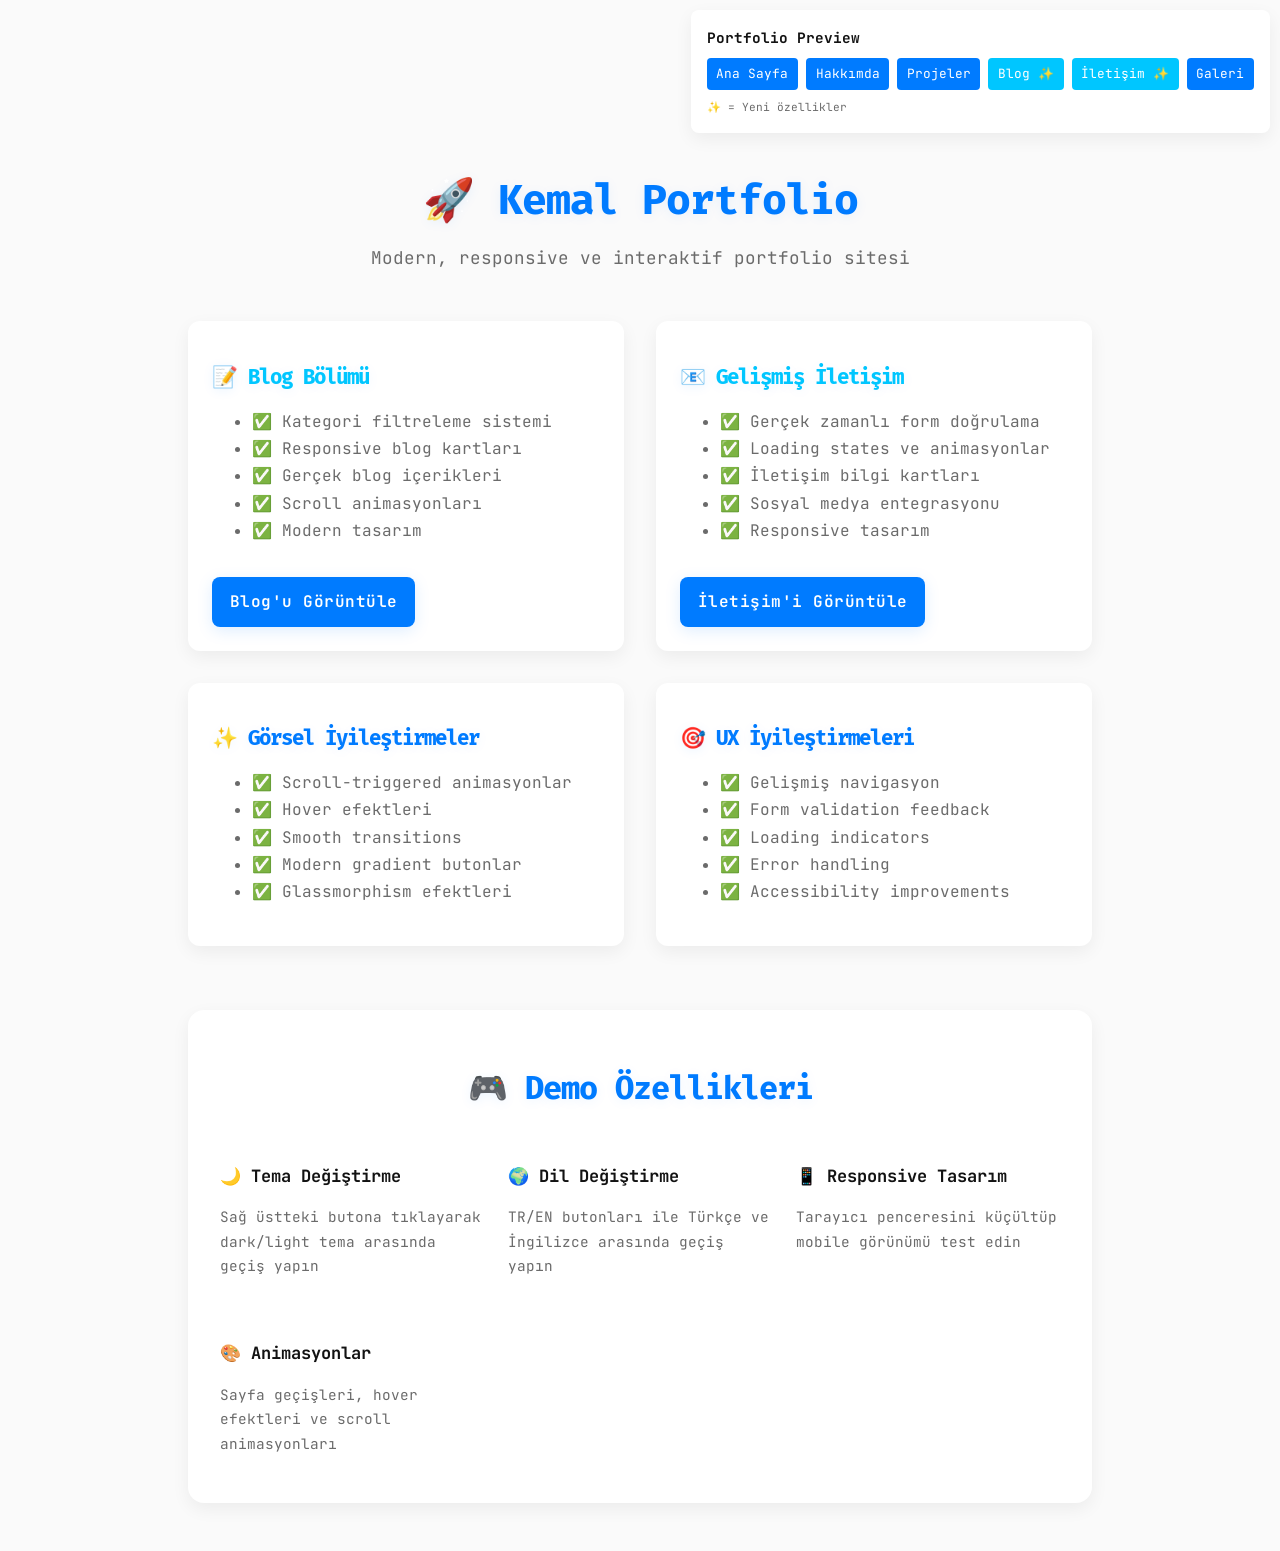
<file: App.portfolio.html>
<!doctype html>
<html lang="tr" data-theme="light">
<head>
  <meta charset="utf-8" />
  <meta name="viewport" content="width=device-width,initial-scale=1" />
  <title>Kemal Portfolio - Preview</title>
  <link rel="preconnect" href="https://fonts.googleapis.com">
  <link rel="preconnect" href="https://fonts.gstatic.com" crossorigin>
  <link href="https://fonts.googleapis.com/css2?family=Fira+Mono:wght@400;700&family=Fira+Code:wght@400;700&family=JetBrains+Mono:wght@400;700&display=swap" rel="stylesheet">
  <link rel="stylesheet" href="style.css">
</head>
<body>
  <!-- Preview Navigation -->
  <div style="position: fixed; top: 10px; right: 10px; z-index: 10000; background: var(--card); padding: 1rem; border-radius: 8px; box-shadow: var(--shadow);">
    <h4 style="margin: 0 0 0.5rem 0; font-size: 0.9rem;">Portfolio Preview</h4>
    <div style="display: flex; gap: 0.5rem; flex-wrap: wrap;">
      <a href="index.html" style="padding: 0.3rem 0.6rem; background: var(--accent); color: white; text-decoration: none; border-radius: 4px; font-size: 0.8rem;">Ana Sayfa</a>
      <a href="about.html" style="padding: 0.3rem 0.6rem; background: var(--accent); color: white; text-decoration: none; border-radius: 4px; font-size: 0.8rem;">Hakkımda</a>
      <a href="projects.html" style="padding: 0.3rem 0.6rem; background: var(--accent); color: white; text-decoration: none; border-radius: 4px; font-size: 0.8rem;">Projeler</a>
      <a href="blog.html" style="padding: 0.3rem 0.6rem; background: var(--accent2); color: white; text-decoration: none; border-radius: 4px; font-size: 0.8rem;">Blog ✨</a>
      <a href="contact.html" style="padding: 0.3rem 0.6rem; background: var(--accent2); color: white; text-decoration: none; border-radius: 4px; font-size: 0.8rem;">İletişim ✨</a>
      <a href="gallery.html" style="padding: 0.3rem 0.6rem; background: var(--accent); color: white; text-decoration: none; border-radius: 4px; font-size: 0.8rem;">Galeri</a>
    </div>
    <div style="margin-top: 0.5rem; font-size: 0.7rem; color: var(--muted);">✨ = Yeni özellikler</div>
  </div>

  <!-- Main Content Preview -->
  <div style="padding-top: 100px;">
    <div class="container" style="text-align: center; margin-bottom: 3rem;">
      <h1 style="color: var(--accent); margin-bottom: 1rem;">🚀 Kemal Portfolio</h1>
      <p style="color: var(--muted); font-size: 1.1rem; margin-bottom: 2rem;">Modern, responsive ve interaktif portfolio sitesi</p>
      
      <div style="display: grid; grid-template-columns: repeat(auto-fit, minmax(300px, 1fr)); gap: 2rem; margin-top: 3rem;">
        
        <!-- Blog Preview -->
        <div class="card" style="text-align: left;">
          <div style="padding: 1.5rem;">
            <h3 style="color: var(--accent2); margin-bottom: 1rem;">📝 Blog Bölümü</h3>
            <ul style="color: var(--muted); line-height: 1.6;">
              <li>✅ Kategori filtreleme sistemi</li>
              <li>✅ Responsive blog kartları</li>
              <li>✅ Gerçek blog içerikleri</li>
              <li>✅ Scroll animasyonları</li>
              <li>✅ Modern tasarım</li>
            </ul>
            <a href="blog.html" class="btn" style="margin-top: 1rem; display: inline-block;">Blog'u Görüntüle</a>
          </div>
        </div>

        <!-- Enhanced Contact -->
        <div class="card" style="text-align: left;">
          <div style="padding: 1.5rem;">
            <h3 style="color: var(--accent2); margin-bottom: 1rem;">📧 Gelişmiş İletişim</h3>
            <ul style="color: var(--muted); line-height: 1.6;">
              <li>✅ Gerçek zamanlı form doğrulama</li>
              <li>✅ Loading states ve animasyonlar</li>
              <li>✅ İletişim bilgi kartları</li>
              <li>✅ Sosyal medya entegrasyonu</li>
              <li>✅ Responsive tasarım</li>
            </ul>
            <a href="contact.html" class="btn" style="margin-top: 1rem; display: inline-block;">İletişim'i Görüntüle</a>
          </div>
        </div>

        <!-- Visual Improvements -->
        <div class="card" style="text-align: left;">
          <div style="padding: 1.5rem;">
            <h3 style="color: var(--accent); margin-bottom: 1rem;">✨ Görsel İyileştirmeler</h3>
            <ul style="color: var(--muted); line-height: 1.6;">
              <li>✅ Scroll-triggered animasyonlar</li>
              <li>✅ Hover efektleri</li>
              <li>✅ Smooth transitions</li>
              <li>✅ Modern gradient butonlar</li>
              <li>✅ Glassmorphism efektleri</li>
            </ul>
          </div>
        </div>

        <!-- UX Improvements -->
        <div class="card" style="text-align: left;">
          <div style="padding: 1.5rem;">
            <h3 style="color: var(--accent); margin-bottom: 1rem;">🎯 UX İyileştirmeleri</h3>
            <ul style="color: var(--muted); line-height: 1.6;">
              <li>✅ Gelişmiş navigasyon</li>
              <li>✅ Form validation feedback</li>
              <li>✅ Loading indicators</li>
              <li>✅ Error handling</li>
              <li>✅ Accessibility improvements</li>
            </ul>
          </div>
        </div>

      </div>

      <!-- Demo Features -->
      <div style="margin-top: 4rem; padding: 2rem; background: var(--card); border-radius: 16px; box-shadow: var(--shadow);">
        <h2 style="color: var(--accent); margin-bottom: 2rem;">🎮 Demo Özellikleri</h2>
        <div style="display: grid; grid-template-columns: repeat(auto-fit, minmax(250px, 1fr)); gap: 1.5rem;">
          
          <div style="text-align: left;">
            <h4 style="color: var(--text); margin-bottom: 0.5rem;">🌙 Tema Değiştirme</h4>
            <p style="color: var(--muted); font-size: 0.9rem;">Sağ üstteki butona tıklayarak dark/light tema arasında geçiş yapın</p>
          </div>
          
          <div style="text-align: left;">
            <h4 style="color: var(--text); margin-bottom: 0.5rem;">🌍 Dil Değiştirme</h4>
            <p style="color: var(--muted); font-size: 0.9rem;">TR/EN butonları ile Türkçe ve İngilizce arasında geçiş yapın</p>
          </div>
          
          <div style="text-align: left;">
            <h4 style="color: var(--text); margin-bottom: 0.5rem;">📱 Responsive Tasarım</h4>
            <p style="color: var(--muted); font-size: 0.9rem;">Tarayıcı penceresini küçültüp mobile görünümü test edin</p>
          </div>
          
          <div style="text-align: left;">
            <h4 style="color: var(--text); margin-bottom: 0.5rem;">🎨 Animasyonlar</h4>
            <p style="color: var(--muted); font-size: 0.9rem;">Sayfa geçişleri, hover efektleri ve scroll animasyonları</p>
          </div>

        </div>
      </div>

    </div>
  </div>

  <script src="script.js"></script>
</body>
</html>
</file>
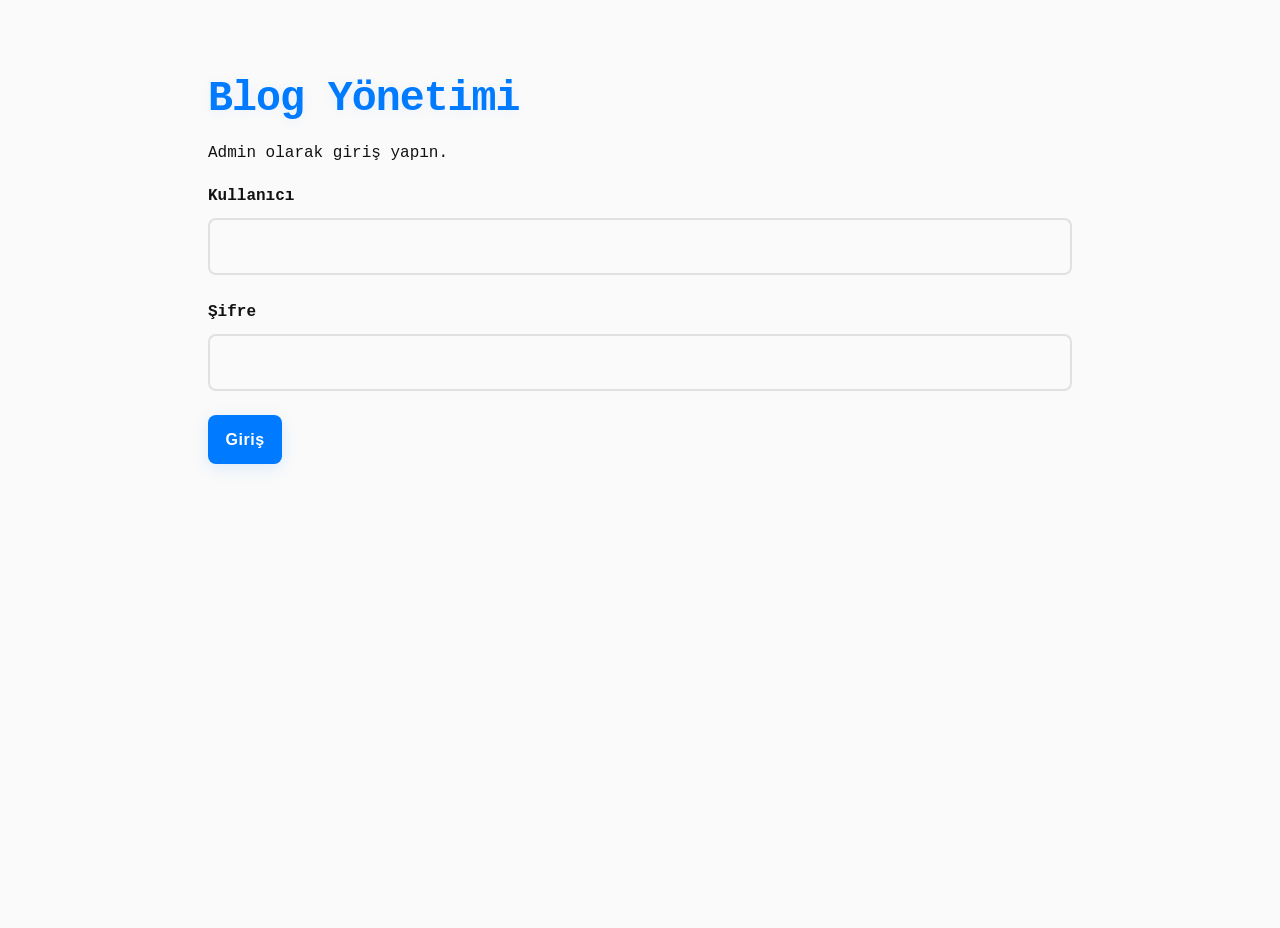
<file: blog-management.html>
<!doctype html>
<html lang="tr" data-theme="light">
<head>
	<meta charset="utf-8" />
	<meta name="viewport" content="width=device-width,initial-scale=1" />
	<title>Blog Yönetimi</title>
	<link rel="stylesheet" href="style.css">
	<style>
		.admin-wrap{max-width:900px;margin:28px auto;padding:18px}
		.manage-row{display:flex;justify-content:space-between;align-items:center;padding:8px 0;border-bottom:1px solid #eee}
		.manage-actions button{margin-left:8px}
		.form-grid{display:grid;grid-template-columns:1fr 1fr;gap:8px}
	</style>
</head>
<body>
	<div class="admin-wrap">
		<h1>Blog Yönetimi</h1>
		<div id="login-box">
			<p>Admin olarak giriş yapın.</p>
			<div class="form-group"><label>Kullanıcı</label><input id="admin-user" /></div>
			<div class="form-group"><label>Şifre</label><input id="admin-pass" type="password" /></div>
			<button id="admin-login" class="btn">Giriş</button>
		</div>

		<div id="admin-panel" style="display:none">
			<div style="display:flex;gap:8px;align-items:center;margin-bottom:8px">
				<button id="admin-logout" class="btn danger">Çıkış</button>
				<button id="export-posts" class="btn">Export Posts</button>
			</div>
			<h2>Yeni Yazı Ekle</h2>
			<div>
				<div class="form-grid">
					<input id="new-title-tr" placeholder="Başlık (TR)" />
					<input id="new-title-en" placeholder="Title (EN)" />
					<input id="new-summary-tr" placeholder="Özet (TR)" />
					<input id="new-summary-en" placeholder="Summary (EN)" />
					<select id="new-category"><option value="development">Geliştirme</option><option value="tutorial">Eğitim</option><option value="experience">Deneyim</option></select>
					<input id="new-image" placeholder="Resim yolu (isteğe bağlı)" />
				</div>
				<textarea id="new-content-tr" placeholder="İçerik (TR)" rows="6"></textarea>
				<textarea id="new-content-en" placeholder="Content (EN)" rows="6"></textarea>
				<div style="margin-top:8px"><button id="add-post" class="btn">Ekle</button></div>
			</div>

			<h2>Yazılar</h2>
			<div id="posts-list"></div>
		</div>
	</div>

	<script src="script.js"></script>
	<script src="blogData.js"></script>
	<script src="blog-management.js"></script>
</body>
</html>
</file>
<file: style.css>
:root{
  --bg:#FAFAFA;
  --text:#121212;
  --muted:#6b6b6b;
  --accent:#007BFF;
  --accent2:#00c6ff;
  --card:#ffffff;
  --shadow: 0 6px 18px rgba(17,17,17,0.06);
}

[data-theme="dark"]{
  --bg:#121212;
  --text:#E0E0E0;
  --muted:#9a9a9a;
  --accent:#3390FF;
  --card:#1b1b1b;
  --shadow: 0 6px 18px rgba(0,0,0,0.6);
}

*{box-sizing:border-box}
html,body{height:100%}
body{
  margin:0;padding:0;
  font-family: 'JetBrains Mono', 'Fira Code', 'Fira Mono', 'Menlo', 'Consolas', monospace;
  background:var(--bg);color:var(--text);
  font-size: 17px;
  line-height: 1.7;
  -webkit-font-smoothing:antialiased;
  -moz-osx-font-smoothing:grayscale;
}
.container{max-width:1000px;margin:0 auto;padding:3rem;}

/* Smooth theme transitions for variables and common visual properties */
:root, [data-theme] {
  transition: background-color 360ms ease, color 360ms ease, border-color 360ms ease, box-shadow 360ms ease, fill 360ms ease, stroke 360ms ease;
}

/* Header: glassmorphism + spaced nav */
.site-header{
  background: rgba(255,255,255,0.66);
  backdrop-filter: blur(6px) saturate(120%);
  border-radius: 0 0 14px 14px;
  padding: 0.6rem 0;
}
[data-theme='dark'] .site-header{
  background: rgba(24,22,42,0.6);
}
.header-inner{gap:1rem}
.nav{display:flex;gap:1.2rem;align-items:center}
.nav a{position:relative;padding:0.4rem 0.2rem;color:var(--muted);}
.nav a::after{content:'';position:absolute;left:0;right:0;bottom:-6px;height:3px;background:linear-gradient(90deg,var(--accent),var(--accent2));opacity:0;transform:translateY(6px);transition:all 220ms ease;border-radius:6px}
.nav a:hover::after, .nav a.active::after{opacity:1;transform:translateY(0)}

/* Mobile slide panel for nav and backdrop (polished) */
.nav-panel{
  position:fixed;
  top:0;
  right:0;
  bottom:0;
  width:320px;
  max-width:85vw;
  background: linear-gradient(180deg, var(--card), rgba(255,255,255,0.02));
  box-shadow: -12px 0 30px rgba(0,0,0,0.45);
  transition: transform 260ms cubic-bezier(.2,.9,.2,1);
  z-index:1400;
  padding:22px 16px;
  display:flex;
  flex-direction:column;
  gap:12px;
  transform:translateX(110%);
  .menu-toggle-close{background:linear-gradient(180deg, rgba(0,0,0,0.02), rgba(255,255,255,0.01));border:1px solid rgba(0,0,0,0.06);padding:0.7rem 0.9rem;border-radius:10px;cursor:pointer;color:var(--text);font-weight:700;align-self:stretch;text-align:center}
  border-left: 1px solid rgba(0,0,0,0.04);
}
.nav-panel.open{transform:translateX(0)}
.nav-backdrop{position:fixed;inset:0;background:linear-gradient(rgba(0,0,0,0.45),rgba(0,0,0,0.65));opacity:0;pointer-events:none;transition:opacity 220ms ease;z-index:1300;backdrop-filter:blur(6px)}
.nav-backdrop.open{opacity:1;pointer-events:auto}

/* mobile-panel link styles */
  .blog-grid {
    display: grid;
    grid-template-columns: repeat(auto-fit, minmax(260px, 1fr));
    gap: 1rem 1.2rem;
    margin-bottom: 2.6rem;
    align-items: start;
  }
.nav-panel .mobile-nav{display:flex;flex-direction:column;gap:10px}
.nav-panel .mobile-nav a{color:var(--text);text-decoration:none;padding:0.85rem 0.6rem;border-radius:8px;font-weight:700}
.nav-panel .mobile-nav a:hover{background:rgba(0,0,0,0.04);transform:translateX(4px);transition:transform 160ms ease, background 140ms ease}
.nav-panel .mobile-nav a.active{background:rgba(0,0,0,0.06)}


@media (max-width:820px){
  .nav{display:none}
  .menu-toggle{display:block}
}
  .blog-card {
    background: linear-gradient(180deg, var(--card), rgba(0,0,0,0.02));
    border-radius: 14px;
    overflow: hidden;
    box-shadow: 0 12px 30px rgba(2,6,23,0.25);
    transition: transform 260ms ease, box-shadow 260ms ease, opacity 200ms ease;
    opacity: 1;
    transform: translateY(0);
    border: 1px solid rgba(0,0,0,0.04);
  }

/* theme switching helper - subtle fade for items that don't use CSS variables
   We add transitions for many visual properties so the switch doesn't feel abrupt */
.theme-switching, .theme-switching * {
  transition: background-color 380ms ease, color 380ms ease, border-color 380ms ease, box-shadow 380ms ease, filter 380ms ease, fill 380ms ease, stroke 380ms ease;
}
  .modal{position:fixed;inset:0;display:none;align-items:center;justify-content:center;background:linear-gradient(rgba(0,0,0,0.45), rgba(0,0,0,0.65));z-index:1000}
  .modal[aria-hidden="false"]{display:flex}
  .modal-inner{position:relative;max-width:92%;max-height:92%;padding:18px;border-radius:12px;background:var(--card);box-shadow:0 18px 60px rgba(2,8,30,0.45);border:1px solid rgba(0,0,0,0.06)}
  .modal img{max-width:100%;max-height:78vh;border-radius:8px}
  .modal-close{position:absolute;right:-10px;top:-10px;background:var(--card);border-radius:50%;border:none;padding:0.4rem;cursor:pointer;box-shadow:0 6px 18px rgba(0,0,0,0.12)}

  /* Utilities */
  .muted{color:var(--muted)}
  .small{font-size:0.92rem}

.menu-toggle-close{background:transparent;border:1px solid var(--muted);padding:0.6rem 0.9rem;border-radius:8px;cursor:pointer}

/* Modern başlıklar */
h1, h2, h3 {
  font-family: 'Fira Mono', 'JetBrains Mono', 'Fira Code', 'Menlo', 'Consolas', monospace;
  font-weight: 800;
  letter-spacing: -1px;
  color: var(--accent);
  text-shadow: 0 2px 12px rgba(0,123,255,0.08);
  line-height: 1.2;
}
h1 { font-size: 2.6rem; margin-bottom: 0.7rem; }
h2 { font-size: 2rem; margin-bottom: 0.5rem; }
h3 { font-size: 1.3rem; margin-bottom: 0.4rem; }

p, li, label, input, textarea, .btn, small {
  font-size: 1rem;
  line-height: 1.7;
}
small {
  font-size: 0.93rem;
  opacity: 0.85;
}

/* Butonlara degrade ve gölge */
.btn {
  background: linear-gradient(90deg, var(--accent) 60%, #00c6ff 100%);
  box-shadow: 0 4px 16px rgba(0,123,255,0.13);
  border: none;
  font-weight: 600;
  letter-spacing: 0.5px;
  transition: transform 0.15s, box-shadow 0.15s, background 0.3s;
}
.btn:hover {
  transform: translateY(-2px) scale(1.04);
  box-shadow: 0 8px 24px rgba(0,123,255,0.18);
  background: linear-gradient(90deg, #00c6ff 0%, var(--accent) 100%);
}

/* Kartlara hover animasyonu */
.card {
  transition: transform 0.18s, box-shadow 0.18s;
}
.card:hover {
  transform: translateY(-6px) scale(1.03) rotate(-1deg);
  box-shadow: 0 12px 32px rgba(0,123,255,0.13);
  border: 1.5px solid var(--accent);
}

/* Menüye blur ve yarı saydamlık */
.site-header {
  background: rgba(255,255,255,0.75);
  box-shadow: 0 2px 12px rgba(0,0,0,0.04);
  border-bottom: 1px solid #eaeaea;
}
[data-theme="dark"] .site-header {
  background: rgba(18,18,18,0.85);
  border-bottom: 1px solid #232323;
}

/* Responsive menü animasyonu */
@media (max-width:820px){
  .nav {
    transition: max-height 0.4s cubic-bezier(.4,0,.2,1);
    max-height: 0;
    overflow: hidden;
    background: rgba(255,255,255,0.97);
    border-radius: 0 0 12px 12px;
    box-shadow: 0 8px 32px rgba(0,0,0,0.08);
    margin-top: 0.5rem;
    position: absolute;
    left: 0; right: 0;
    z-index: 99;
  }
  [data-theme="dark"] .nav {
    background: rgba(18,18,18,0.97);
  }
  .nav.open {
    display: flex;
    flex-direction: column;
    max-height: 400px;
    padding-bottom: 1rem;
    position:relative;z-index:60;
  }
  .menu-toggle {
    display: block;
    z-index: 100;
  }
}

/* Footer sosyal ikonlar */
.footer-socials {
  display: flex;
  justify-content: center;
  gap: 1.2rem;
  margin-top: 1.2rem;
}
.footer-socials a {
  color: var(--muted);
  font-size: 1.5rem;
  transition: color 0.2s;
}
.footer-socials a:hover {
  color: var(--accent);
}

.site-header{backdrop-filter: blur(6px);position:sticky;top:0;background:transparent;padding:0.6rem 0;z-index:40}
.header-inner{display:flex;align-items:center;justify-content:space-between}
.logo{font-weight:700;text-decoration:none;color:var(--text);font-size:1.1rem}
.nav{display:flex;gap:1rem}
.nav a{text-decoration:none;color:var(--muted);padding:0.4rem 0;border-bottom:2px solid transparent}
.nav a:hover, .nav a.active{color:var(--accent);border-color:transparent}
.controls{display:flex;align-items:center;gap:0.5rem}
.lang-btn{background:transparent;border:1px solid transparent;padding:0.3rem 0.5rem;border-radius:4px;cursor:pointer}
.theme-toggle{background:transparent;border:none;cursor:pointer;font-size:1.1rem}
.menu-toggle{display:none}

/* language switch styles */
.lang-switch{display:flex;gap:0.4rem;align-items:center}
.lang-switch .lang-btn{border:1px solid rgba(0,0,0,0.06);background:transparent;padding:0.35rem 0.55rem;border-radius:6px;font-weight:700;color:var(--text)}
.lang-switch .lang-btn[aria-pressed="true"]{background:linear-gradient(90deg,var(--accent),var(--accent2));color:var(--card);border-color:transparent}
/* Ensure language buttons remain readable in dark theme and have a clear focus state */
[data-theme="dark"] .lang-switch .lang-btn{border-color:rgba(255,255,255,0.06);color:var(--text)}
.lang-switch .lang-btn:focus{outline:3px solid rgba(0,123,255,0.12);outline-offset:3px;border-color:transparent}

.hero{padding:6rem 0 8rem}
.hero h1{font-size:2.4rem;margin:0 0 1rem}
.btn{display:inline-block;padding:0.7rem 1.1rem;border-radius:8px;background:var(--accent);color:white;text-decoration:none}

/* Neon heading + animated blob decoration */
.hero{position:relative;overflow:visible}
.hero-blob{position:absolute;right:-8%;top:-12%;width:420px;height:420px;border-radius:50%;background:radial-gradient(circle at 30% 30%, rgba(0,198,255,0.18), rgba(0,123,255,0.08) 40%, transparent 60%), linear-gradient(135deg, rgba(127,76,255,0.06), rgba(76,175,255,0.04));filter:blur(28px);transform:translate3d(0,0,0);z-index:0;pointer-events:none}
.neon{position:relative;z-index:2;color:var(--accent);text-shadow:0 2px 18px rgba(0,123,255,0.08), 0 0 24px rgba(0,198,255,0.03);}
.neon::after{content:'';position:absolute;left:-6px;right:-6px;bottom:-8px;height:8px;background:linear-gradient(90deg,var(--accent),var(--accent2));filter:blur(14px);opacity:0.12;z-index:1}
.hero-sub{position:relative;z-index:2;color:var(--muted);max-width:760px}

/* subtle parallax interaction for hero blob */
.hero.hover-enabled .hero-blob{transition:transform 420ms cubic-bezier(.2,.9,.3,1)}

/* Enhanced project card hover: lift + neon edge */
.projects .card{transition:transform 260ms ease, box-shadow 260ms ease, border 260ms ease}
.projects .card:hover{transform:translateY(-10px) scale(1.02);box-shadow:0 22px 60px rgba(0,123,255,0.12);border:1px solid rgba(51,144,255,0.12)}

/* Slight floating animation for cards */
.projects .card{will-change:transform}

/* Terminal / typewriter in hero */
.hero-terminal{position:relative;z-index:2;background:rgba(0,0,0,0.04);border-radius:10px;padding:0.8rem 1rem;margin-top:1.2rem;max-width:780px;color:var(--text);font-family: 'Fira Code', monospace;border:1px solid rgba(0,0,0,0.04)}
.hero-terminal .terminal-bar{display:flex;gap:6px;margin-bottom:8px}
.hero-terminal .dot{width:10px;height:10px;border-radius:50%;display:inline-block}
.hero-terminal .dot.red{background:#ff5f56}
.hero-terminal .dot.yellow{background:#ffbd2e}
.hero-terminal .dot.green{background:#27c93f}
.hero-terminal .terminal-body{margin:0;padding:0;font-size:0.95rem}

/* Tech badges */
.tech-badges{display:flex;flex-wrap:wrap;gap:0.5rem;margin-top:1rem;z-index:2}
.tech-badges .badge{background:linear-gradient(90deg,rgba(255,255,255,0.06),rgba(255,255,255,0.02));padding:0.35rem 0.6rem;border-radius:999px;font-weight:700;border:1px solid rgba(0,0,0,0.04);color:var(--muted);font-size:0.95rem}

.tech-badges .badge{display:inline-flex;align-items:center;gap:8px;padding:6px 10px;border-radius:999px;background:rgba(255,255,255,0.06);backdrop-filter:blur(4px);border:1px solid rgba(255,255,255,0.04);font-weight:600}
.badge-icon{width:18px;height:18px;display:block;fill:currentColor;opacity:0.95}
.badge-label{display:inline-block;white-space:nowrap}

.skills{list-style:none;padding:0;display:flex;flex-wrap:wrap;gap:12px}
.skills li{display:inline-flex;align-items:center;gap:8px;padding:6px 8px;border-radius:8px;background:var(--surface);box-shadow:var(--card-shadow)}
.skill-icon{width:18px;height:18px;display:block;fill:currentColor;opacity:0.95}
.skill-label{font-weight:600}

/* 3D tilt for project cards */
.projects .card{transform-style:preserve-3d}
.projects .card .card-body{transform:translateZ(0)}
.projects .card.tilt{transition:transform 120ms ease-out}


.site-footer{padding:3rem 0;text-align:center;color:var(--muted);}

.projects .grid{display:grid;grid-template-columns:repeat(auto-fit,minmax(260px,1fr));gap:1.4rem}
.card{background:var(--card);border-radius:12px;overflow:hidden;box-shadow:var(--shadow);display:flex;flex-direction:column}
.card img{width:100%;height:160px;object-fit:cover}
.card-body{padding:1rem}
.card-links a{margin-right:0.6rem;color:var(--accent);text-decoration:none}

.photo-grid{display:grid;grid-template-columns:repeat(auto-fit,minmax(220px,1fr));gap:0.8rem}
.photo{width:100%;height:160px;object-fit:cover;cursor:pointer;border-radius:8px}

.skill-bars .skill{margin-bottom:0.8rem}
.bar{background:linear-gradient(90deg,rgba(0,0,0,0.03),rgba(0,0,0,0.01));height:12px;border-radius:999px;overflow:hidden}
.bar-fill{height:100%;background:var(--accent);border-radius:999px}

.contact-form{display:flex;flex-direction:column;gap:0.6rem;max-width:720px}
.contact-form label{display:flex;flex-direction:column;font-size:0.95rem}
.contact-form input,.contact-form textarea{padding:0.6rem;border-radius:8px;border:1px solid #ddd;background:transparent;color:var(--text)}
.form-msg{margin-top:0.6rem;color:var(--muted)}

/* Social buttons on contact page */
.socials{display:flex;gap:0.6rem;margin-top:1rem}
.socials .social-btn{display:inline-flex;align-items:center;gap:0.6rem;padding:0.6rem 0.9rem;border-radius:999px;background:linear-gradient(90deg,var(--accent),var(--accent2));color:var(--card);text-decoration:none;font-weight:700;box-shadow:0 6px 18px rgba(0,123,255,0.12);transition:transform 160ms ease, box-shadow 160ms ease, opacity 160ms ease}
.socials .social-btn svg{flex:0 0 auto;color:inherit}
.socials .social-btn:hover{transform:translateY(-3px);box-shadow:0 12px 26px rgba(0,123,255,0.16)}
.socials .social-btn:active{transform:translateY(-1px)}
[data-theme="dark"] .socials .social-btn{box-shadow:0 6px 18px rgba(0,0,0,0.45)}

/* Modal */
.modal{position:fixed;inset:0;display:none;align-items:center;justify-content:center;background:rgba(0,0,0,0.6);z-index:60}
.modal[aria-hidden="false"]{display:flex}
.modal-inner{position:relative;max-width:90%;max-height:90%}
.modal img{max-width:100%;max-height:80vh;border-radius:8px}
.modal-close{position:absolute;right:-10px;top:-10px;background:var(--card);border-radius:50%;border:none;padding:0.4rem;cursor:pointer}

/* Preloader */
.preloader{position:fixed;inset:0;display:flex;align-items:center;justify-content:center;background:var(--bg);z-index:999}
.spinner{display:flex;gap:8px}
.spinner div{width:10px;height:10px;border-radius:50%;background:var(--accent);animation:blink 1s infinite}
.spinner div:nth-child(2){animation-delay:0.15s}
.spinner div:nth-child(3){animation-delay:0.3s}
@keyframes blink{0%,80%,100%{opacity:0.15;transform:scale(0.9)}40%{opacity:1;transform:scale(1.15)}}

/* Page transition */
main{transition:opacity 350ms ease-in-out}

@media (max-width:820px){
  .nav{display:none}
  .menu-toggle{display:block}
  .container{padding:1.6rem}
}

/* Page transition overlay + progress */
.page-overlay{
  position:fixed;inset:0;display:flex;align-items:center;justify-content:center;pointer-events:none;z-index:9999;opacity:0;transition:opacity 320ms ease;background:linear-gradient(180deg,rgba(0,0,0,0.0),rgba(0,0,0,0.0));
}
.page-overlay[data-active="true"]{opacity:1;pointer-events:auto}
.progress-bar{
  position:fixed;left:0;top:0;height:3px;background:linear-gradient(90deg,var(--accent),var(--accent2));width:0%;transition:width 260ms linear;z-index:10000
}

/* Main content enter/exit animations */
#main-content.page-exit{
  opacity:0;transform:translateY(8px) scale(0.995);filter:blur(0.6px);transition:opacity 260ms ease, transform 260ms ease, filter 260ms ease;
}
#main-content.page-enter{
  opacity:0;transform:translateY(10px);filter:blur(1px);transition:opacity 320ms cubic-bezier(.2,.9,.3,1), transform 320ms cubic-bezier(.2,.9,.3,1), filter 320ms ease;
}
#main-content.page-enter.show{
  opacity:1;transform:translateY(0);filter:blur(0);
}

/* Theme-aware overlay tint */
body[data-theme='light'] .page-overlay{background:linear-gradient(180deg,rgba(127,76,255,0.02),rgba(76,175,255,0.02));}
body[data-theme='dark'] .page-overlay{background:linear-gradient(180deg,rgba(127,76,255,0.06),rgba(76,175,255,0.04));}

/* Blog Styles */
.blog-header {
  text-align: center;
  margin-bottom: 3rem;
}

.blog-header h2 {
  margin-bottom: 1rem;
}

.blog-header p {
  color: var(--muted);
  font-size: 1.1rem;
  max-width: 600px;
  margin: 0 auto;
}

.blog-filters {
  display: flex;
  justify-content: center;
  gap: 1rem;
  margin-bottom: 3rem;
  flex-wrap: wrap;
}

.filter-btn {
  background: transparent;
  border: 2px solid var(--accent);
  color: var(--accent);
  padding: 0.5rem 1.2rem;
  border-radius: 25px;
  cursor: pointer;
  font-weight: 600;
  transition: all 0.3s ease;
  font-size: 0.9rem;
}

.filter-btn:hover, .filter-btn.active {
  background: var(--accent);
  color: var(--card);
  transform: translateY(-2px);
  box-shadow: 0 4px 12px rgba(0,123,255,0.3);
}

.blog-grid {
  display: grid;
  grid-template-columns: repeat(auto-fit, minmax(280px, 1fr));
  gap: 2rem;
  margin-bottom: 3rem;
}

.blog-card {
  background: var(--card);
  border-radius: 16px;
  overflow: hidden;
  box-shadow: var(--shadow);
  transition: all 0.3s ease;
  opacity: 1;
  transform: translateY(0);
}

.blog-card:hover {
  transform: translateY(-8px) scale(1.02);
  box-shadow: 0 20px 40px rgba(0,123,255,0.15);
}

.blog-card.hidden {
  opacity: 0;
  transform: translateY(20px);
  pointer-events: none;
}

/* Align blog-data generated markup (.card-media / .card-body) with blog styles */
.blog-card .card-media{
  height: 220px;
  overflow: hidden;
  background: linear-gradient(180deg, rgba(0,0,0,0.02), rgba(0,0,0,0.01));
}
.blog-card .card-media img{width:100%;height:100%;object-fit:cover;display:block;transition:transform 0.35s ease}
.blog-card:hover .card-media img{transform:scale(1.04)}
.blog-card .card-body{padding:1.4rem 1.4rem 1.8rem}
.blog-card .card-title{margin:0 0 0.6rem;color:var(--text);font-size:1.15rem}
.blog-card .card-excerpt{color:var(--muted);margin:0 0 1rem;line-height:1.6}
.blog-card .card-actions{display:flex;justify-content:flex-end}
.blog-card .card-actions .btn{padding:0.48rem 0.9rem;border-radius:8px;font-size:0.92rem}

/* Modal for post content: make inner panel more readable */
.post-modal-inner{
  background: var(--card);
  padding: 1.2rem 1.4rem;
  border-radius: 12px;
  max-width: 900px;
  width: calc(100% - 40px);
  max-height: 90vh;
  overflow:auto;
  box-shadow: 0 20px 60px rgba(0,0,0,0.24);
}
.post-modal-inner .post-content h2{margin-top:0}
.post-modal-inner img{border-radius:8px;margin-bottom:12px}

@media (max-width:600px){
  .blog-grid{grid-template-columns:repeat(auto-fit,minmax(220px,1fr));gap:1rem}
  .blog-card .card-media{height:160px}
  .container{padding:1.4rem}
}

.blog-image {
  position: relative;
  height: 200px;
  overflow: hidden;
}

.blog-image img {
  width: 100%;
  height: 100%;
  object-fit: cover;
  transition: transform 0.3s ease;
}

.blog-card:hover .blog-image img {
  transform: scale(1.05);
}

.blog-category {
  position: absolute;
  top: 1rem;
  left: 1rem;
  background: var(--accent);
  color: var(--card);
  padding: 0.3rem 0.8rem;
  border-radius: 15px;
  font-size: 0.8rem;
  font-weight: 600;
}

.blog-content {
  padding: 1.5rem;
}

.blog-meta {
  display: flex;
  justify-content: space-between;
  align-items: center;
  margin-bottom: 1rem;
  font-size: 0.85rem;
  color: var(--muted);
}

.blog-content h3 {
  margin: 0 0 1rem 0;
  font-size: 1.3rem;
  line-height: 1.4;
  color: var(--text);
}

.blog-content p {
  color: var(--muted);
  line-height: 1.6;
  margin-bottom: 1.5rem;
}

.blog-tags {
  display: flex;
  flex-wrap: wrap;
  gap: 0.5rem;
  margin-bottom: 1.5rem;
}

.tag {
  background: rgba(0,123,255,0.1);
  color: var(--accent);
  padding: 0.3rem 0.8rem;
  border-radius: 12px;
  font-size: 0.8rem;
  font-weight: 500;
}

.blog-read-more {
  color: var(--accent);
  text-decoration: none;
  font-weight: 600;
  display: inline-flex;
  align-items: center;
  gap: 0.5rem;
  transition: all 0.3s ease;
}

.blog-read-more:hover {
  transform: translateX(5px);
}

.blog-read-more::after {
  content: '→';
  transition: transform 0.3s ease;
}

.blog-read-more:hover::after {
  transform: translateX(3px);
}

.blog-pagination {
  display: flex;
  justify-content: center;
  align-items: center;
  gap: 1rem;
  margin-top: 3rem;
}

.pagination-btn {
  background: var(--accent);
  color: var(--card);
  border: none;
  padding: 0.7rem 1.2rem;
  border-radius: 8px;
  cursor: pointer;
  font-weight: 600;
  transition: all 0.3s ease;
}

.pagination-btn:hover:not(:disabled) {
  background: var(--accent2);
  transform: translateY(-2px);
}

.pagination-btn:disabled {
  background: var(--muted);
  cursor: not-allowed;
  opacity: 0.5;
}

.pagination-info {
  color: var(--muted);
  font-weight: 600;
}

/* Enhanced Contact Styles */
.contact-header {
  text-align: center;
  margin-bottom: 3rem;
}

.contact-header h2 {
  margin-bottom: 1rem;
}

.contact-header p {
  color: var(--muted);
  font-size: 1.1rem;
  max-width: 600px;
  margin: 0 auto;
}

.contact-content {
  display: grid;
  grid-template-columns: 1fr 1fr;
  gap: 4rem;
  margin-bottom: 4rem;
}

.contact-info {
  display: flex;
  flex-direction: column;
  gap: 2rem;
}

.contact-card {
  display: flex;
  align-items: center;
  gap: 1.5rem;
  padding: 1.5rem;
  background: var(--card);
  border-radius: 12px;
  box-shadow: var(--shadow);
  transition: all 0.3s ease;
}

.contact-card:hover {
  transform: translateY(-4px);
  box-shadow: 0 12px 24px rgba(0,123,255,0.1);
}

.contact-icon {
  width: 50px;
  height: 50px;
  background: linear-gradient(135deg, var(--accent), var(--accent2));
  border-radius: 12px;
  display: flex;
  align-items: center;
  justify-content: center;
  color: white;
  flex-shrink: 0;
}

.contact-details h3 {
  margin: 0 0 0.5rem 0;
  font-size: 1.1rem;
  color: var(--text);
}

.contact-details p {
  margin: 0;
  color: var(--muted);
}

.contact-form {
  background: var(--card);
  padding: 2rem;
  border-radius: 16px;
  box-shadow: var(--shadow);
}

.form-group {
  margin-bottom: 1.5rem;
}

.form-group label {
  display: block;
  margin-bottom: 0.5rem;
  font-weight: 600;
  color: var(--text);
}

.form-group input,
.form-group textarea {
  width: 100%;
  padding: 0.8rem 1rem;
  border: 2px solid rgba(0,0,0,0.1);
  border-radius: 8px;
  background: var(--bg);
  color: var(--text);
  font-family: inherit;
  transition: all 0.3s ease;
  resize: vertical;
}

.form-group input:focus,
.form-group textarea:focus {
  outline: none;
  border-color: var(--accent);
  box-shadow: 0 0 0 3px rgba(0,123,255,0.1);
}

.error-message {
  display: block;
  color: #e74c3c;
  font-size: 0.85rem;
  margin-top: 0.5rem;
  opacity: 0;
  transform: translateY(-10px);
  transition: all 0.3s ease;
}

.error-message.show {
  opacity: 1;
  transform: translateY(0);
}

.form-group.error input,
.form-group.error textarea {
  border-color: #e74c3c;
  box-shadow: 0 0 0 3px rgba(231,76,60,0.1);
}

.btn-submit {
  width: 100%;
  position: relative;
  overflow: hidden;
}

.btn-loading {
  display: flex;
  align-items: center;
  justify-content: center;
  gap: 0.5rem;
}

.form-msg {
  margin-top: 1rem;
  padding: 1rem;
  border-radius: 8px;
  text-align: center;
  font-weight: 600;
  opacity: 0;
  transform: translateY(-10px);
  transition: all 0.3s ease;
}

.form-msg.show {
  opacity: 1;
  transform: translateY(0);
}

.form-msg.success {
  background: rgba(39,174,96,0.1);
  color: #27ae60;
  border: 1px solid rgba(39,174,96,0.2);
}

.form-msg.error {
  background: rgba(231,76,60,0.1);
  color: #e74c3c;
  border: 1px solid rgba(231,76,60,0.2);
}

.contact-socials {
  text-align: center;
}

.contact-socials h3 {
  margin-bottom: 2rem;
  color: var(--text);
}

.contact-socials .socials {
  justify-content: center;
}

/* AOS Animation Styles */
[data-aos] {
  opacity: 0;
  transition-property: opacity, transform;
  transition-duration: 0.6s;
  transition-timing-function: ease-out;
}

[data-aos].aos-animate {
  opacity: 1;
}

[data-aos="fade-up"] {
  transform: translateY(30px);
}

[data-aos="fade-up"].aos-animate {
  transform: translateY(0);
}

[data-aos="fade-right"] {
  transform: translateX(-30px);
}

[data-aos="fade-right"].aos-animate {
  transform: translateX(0);
}

[data-aos="fade-left"] {
  transform: translateX(30px);
}

[data-aos="fade-left"].aos-animate {
  transform: translateX(0);
}

[data-aos="zoom-in"] {
  transform: scale(0.8);
}

[data-aos="zoom-in"].aos-animate {
  transform: scale(1);
}

/* Enhanced Project Cards */
.project-image {
  position: relative;
  height: 160px;
  background: linear-gradient(135deg, var(--accent), var(--accent2));
  display: flex;
  align-items: center;
  justify-content: center;
  overflow: hidden;
}

.project-icon {
  color: white;
  opacity: 0.9;
  transition: all 0.3s ease;
}

.project-language {
  position: absolute;
  top: 1rem;
  right: 1rem;
  background: rgba(255,255,255,0.2);
  backdrop-filter: blur(4px);
  color: white;
  padding: 0.3rem 0.8rem;
  border-radius: 15px;
  font-size: 0.8rem;
  font-weight: 600;
}

.project-stats {
  display: flex;
  gap: 1rem;
  margin: 1rem 0;
  font-size: 0.85rem;
  color: var(--muted);
}

.stat {
  display: flex;
  align-items: center;
  gap: 0.3rem;
}

.stat svg {
  opacity: 0.7;
}

.projects .card:hover .project-icon {
  transform: scale(1.1) rotate(5deg);
}

.projects .card:hover .project-image {
  background: linear-gradient(135deg, var(--accent2), var(--accent));
}

/* Responsive Design */
@media (max-width: 768px) {
  .blog-grid {
    grid-template-columns: 1fr;
    gap: 1.5rem;
  }
  
  .blog-filters {
    gap: 0.5rem;
  }
  
  .filter-btn {
    padding: 0.4rem 1rem;
    font-size: 0.85rem;
  }
  
  .contact-content {
    grid-template-columns: 1fr;
    gap: 2rem;
  }
  
  .contact-card {
    padding: 1rem;
  }
  
  .contact-form {
    padding: 1.5rem;
  }
  
  .blog-card {
    margin: 0 1rem;
  }

  .project-stats {
    flex-wrap: wrap;
    gap: 0.8rem;
  }
}

@media (max-width: 480px) {
  .blog-filters {
    flex-direction: column;
    align-items: center;
  }
  
  .contact-card {
    flex-direction: column;
    text-align: center;
    gap: 1rem;
  }

  .project-image {
    height: 120px;
  }

  .project-icon svg {
    width: 40px;
    height: 40px;
  }
}

/* Simple About Page Styles */
.about-simple {
  max-width: 800px;
  margin: 0 auto;
  padding: 2rem;
}

.about-header {
  text-align: center;
  margin-bottom: 3rem;
}

.about-header h1 {
  font-size: 2.5rem;
  color: var(--accent);
  margin-bottom: 0.5rem;
}

.about-section {
  margin-bottom: 3rem;
  background: var(--card);
  padding: 2rem;
  border-radius: 12px;
  box-shadow: var(--shadow);
}

.about-section h2 {
  color: var(--accent);
  font-size: 1.5rem;
  margin-bottom: 1.5rem;
  border-bottom: 2px solid var(--accent);
  padding-bottom: 0.5rem;
}

.about-content p {
  line-height: 1.7;
  color: var(--text);
  margin-bottom: 1rem;
}

.about-content strong {
  color: var(--accent);
  font-weight: 700;
}

/* Experience Item */
.experience-item {
  border-left: 4px solid var(--accent);
  padding-left: 1.5rem;
  margin-bottom: 1.5rem;
}

.experience-header {
  display: flex;
  flex-wrap: wrap;
  align-items: center;
  gap: 1rem;
  margin-bottom: 1rem;
}

.experience-header h3 {
  color: var(--text);
  font-size: 1.2rem;
  margin: 0;
}

.company {
  background: var(--accent);
  color: white;
  padding: 0.3rem 0.8rem;
  border-radius: 15px;
  font-size: 0.9rem;
  font-weight: 600;
}

.duration {
  color: var(--muted);
  font-weight: 600;
  font-size: 0.9rem;
}

/* Technologies Grid */
.tech-grid {
  display: grid;
  grid-template-columns: repeat(auto-fit, minmax(200px, 1fr));
  gap: 1rem;
}

.tech-item {
  display: flex;
  align-items: center;
  gap: 1rem;
  padding: 1rem;
  background: var(--bg);
  border-radius: 8px;
  border: 1px solid rgba(0,123,255,0.1);
  transition: all 0.2s ease;
}

.tech-item:hover {
  transform: translateY(-2px);
  box-shadow: 0 4px 12px rgba(0,123,255,0.1);
  border-color: var(--accent);
}

.tech-icon {
  width: 32px;
  height: 32px;
  color: var(--accent);
  flex-shrink: 0;
}

.tech-item span {
  font-weight: 600;
  color: var(--text);
}

/* Education Items */
.education-item {
  border-left: 4px solid var(--accent);
  padding-left: 1.5rem;
  margin-bottom: 1.5rem;
}

.education-item h3 {
  color: var(--text);
  font-size: 1.2rem;
  margin: 0 0 0.5rem 0;
}

.education-item p {
  color: var(--muted);
  margin: 0 0 0.5rem 0;
}

.education-status {
  background: var(--accent);
  color: white;
  padding: 0.2rem 0.6rem;
  border-radius: 12px;
  font-size: 0.8rem;
  font-weight: 600;
}

/* Responsive Design for Simple About */
@media (max-width: 768px) {
  .about-simple {
    padding: 1rem;
  }
  
  .about-header h1 {
    font-size: 2rem;
  }
  
  .about-section {
    padding: 1.5rem;
  }
  
  .tech-grid {
    grid-template-columns: 1fr;
  }
  
  .experience-header {
    flex-direction: column;
    align-items: flex-start;
    gap: 0.5rem;
  }
}

@media (max-width: 480px) {
  .about-header h1 {
    font-size: 1.8rem;
  }
  
  .about-section h2 {
    font-size: 1.3rem;
  }
  
  .tech-item {
    padding: 0.8rem;
  }
  
  .tech-icon {
    width: 24px;
    height: 24px;
  }
}
</file>
